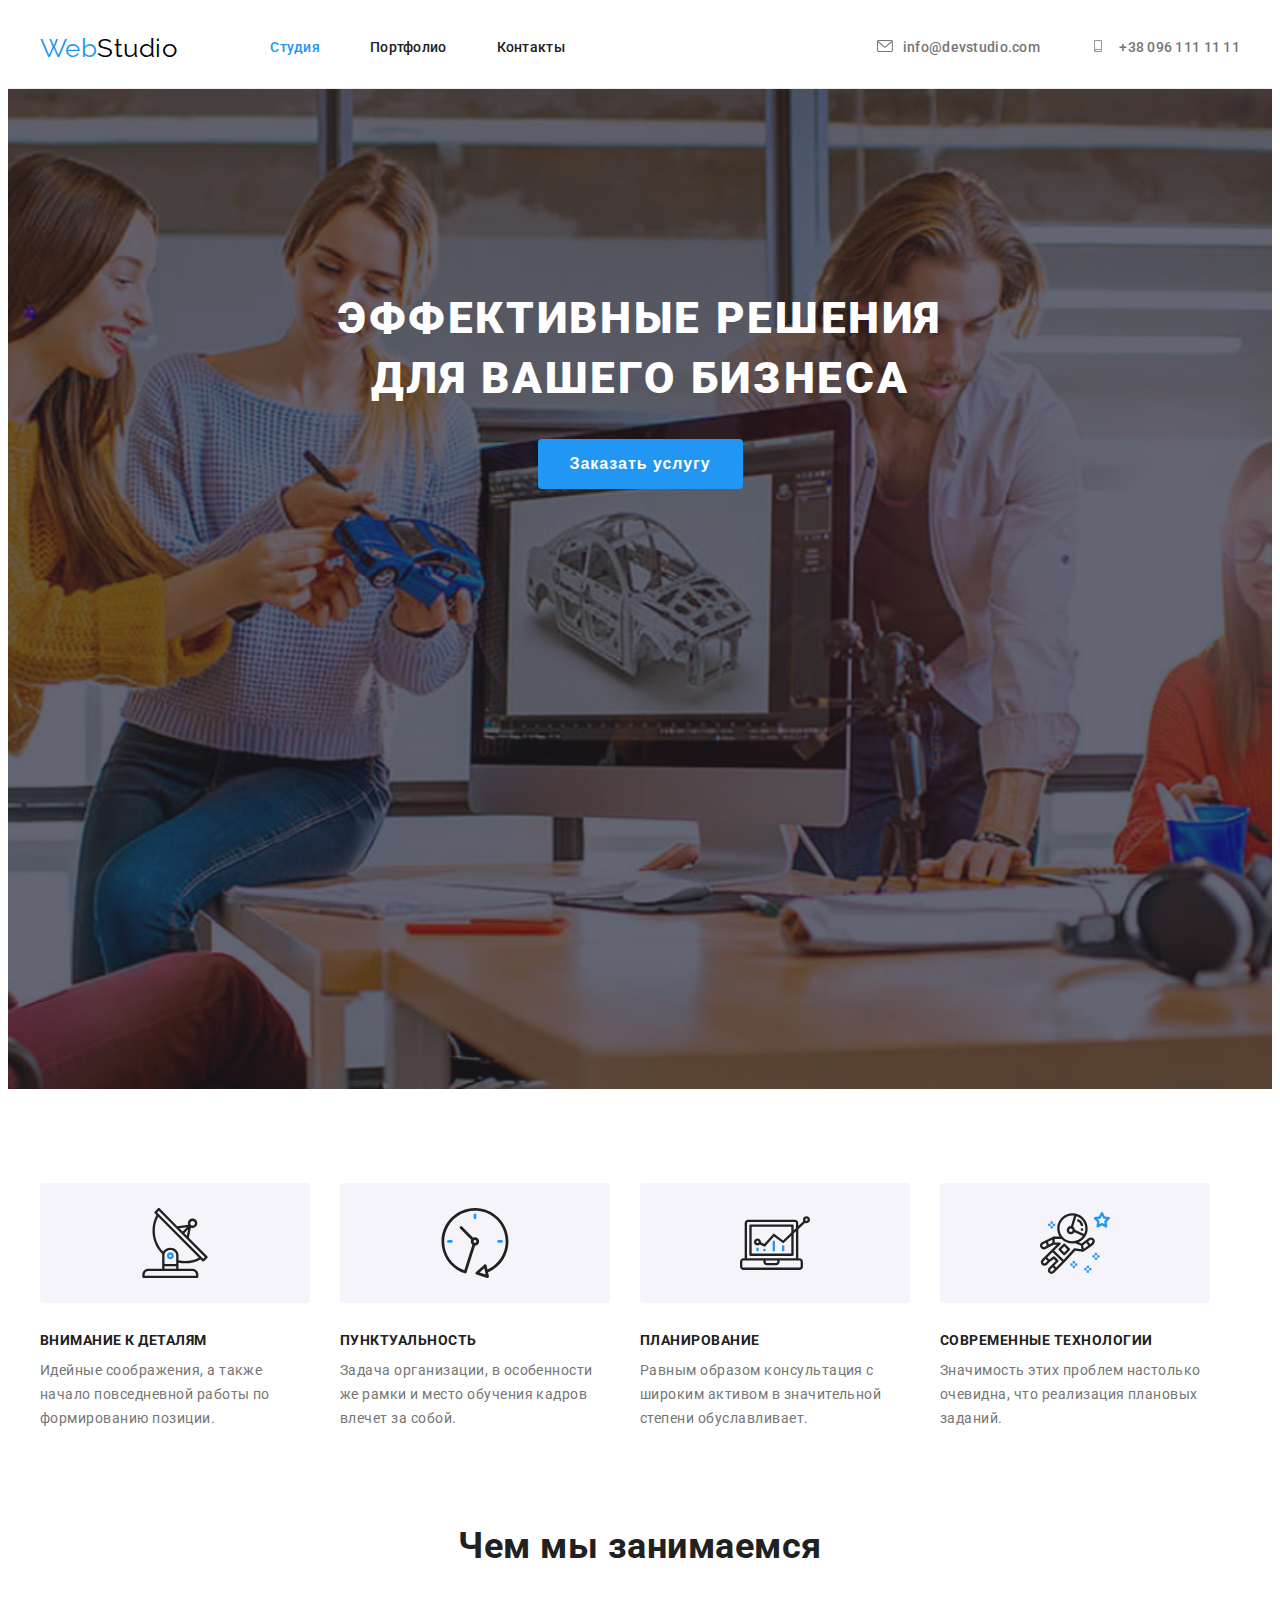
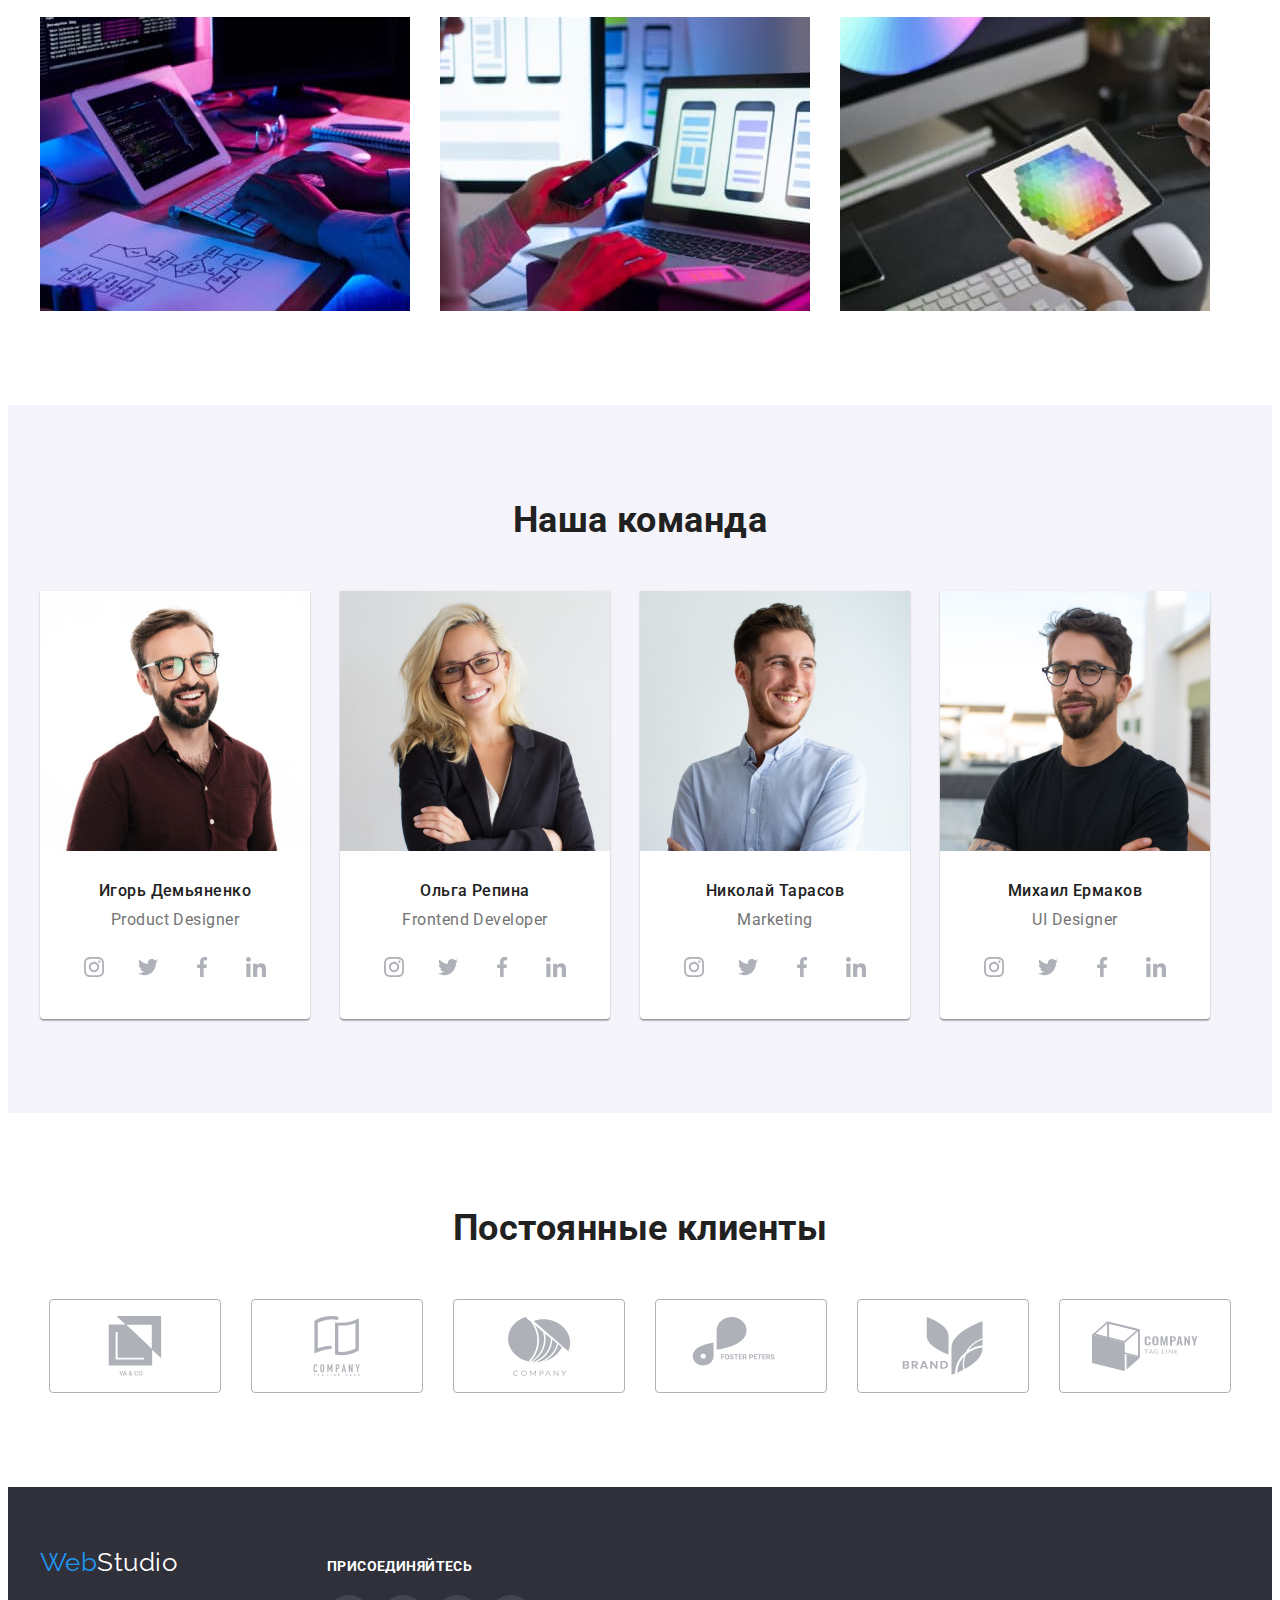
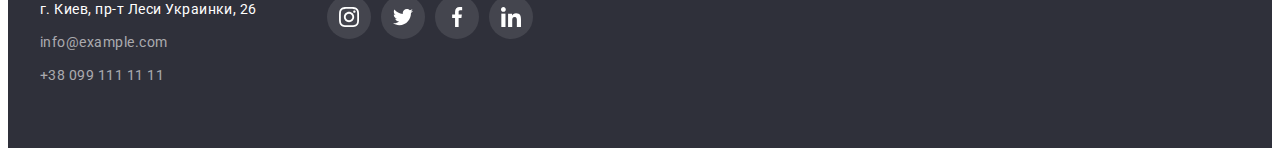
<file: index.html>
<!DOCTYPE html>
<html lang="ru">
  <head>
    <meta charset="UTF-8" />
    <meta http-equiv="X-UA-Compatible" content="IE=edge" />
    <meta name="viewport" content="width=device-width, initial-scale=1.0" />
    <title>Studio</title>
    <link
      href="https://fonts.googleapis.com/css2?family=Raleway:wght@700&family=Roboto:wght@400;500;700;900&display=swap"
      rel="stylesheet"
    />
    <link
      rel="stylesheet"
      href="https://cdnjs.cloudflare.com/ajax/libs/modern-normalize/1.1.0/modern-normalize.min.css"
      integrity="sha512-wpPYUAdjBVSE4KJnH1VR1HeZfpl1ub8YT/NKx4PuQ5NmX2tKuGu6U/JRp5y+Y8XG2tV+wKQpNHVUX03MfMFn9Q=="
      crossorigin="anonymous"
      referrerpolicy="no-referrer"
    />
    <link rel="stylesheet" href="./css/styles.css" />
  </head>
  <body>
    <!-- Чтобы поставить или убрать комментарий CTRL+/ -->
    <!--Шапка-->
    <header class="header">
      <div class="container">
        <a href="./index.html" class="logo link"
          >Web<span class="logo-header">Studio</span></a
        >
        <nav class="header-nav">
          <ul class="header-nav-list list">
            <li class="nav-item">
              <a href="./index.html" class="link current">Студия</a>
            </li>
            <li class="nav-item">
              <a href="./portfolio.html" class="link">Портфолио</a>
            </li>
            <li class="nav-item"><a href="" class="link">Контакты</a></li>
          </ul>
        </nav>
        <ul class="header-auth-list list">
          <li class="auth-item">
            <a href="mailto:info@devstudio.com" class="link">
              <svg class="auth-item-icon" width="16" height="12">
                <use href="./images/symbol-defs.svg#icon-envelope"></use></svg
              >info@devstudio.com</a
            >
          </li>
          <li class="auth-item">
            <a href="tel:+380961111111" class="link">
              <svg class="auth-item-icon" width="16" height="12">
                <use href="./images/symbol-defs.svg#icon-smartphone"></use>
              </svg>
              +38 096 111 11 11</a
            >
          </li>
        </ul>
      </div>
    </header>

    <!--Main-->
    <main>
      <!--Герой-->
      <section class="hero">
        <div class="container">
          <h1 class="hero-title">Эффективные решения для вашего бизнеса</h1>
          <button type="button" class="hero-btn btn">Заказать услугу</button>
        </div>
      </section>
      <!--Особенности-->
      <section class="specialty">
        <div class="container">
          <h2 class="hidden">Наши особенности</h2>
          <ul class="specialty-list list">
            <li class="specialty-item icon-antenna">
              <div class="specialty-svg">
                <svg width="70" height="70">
                  <use href="./images/symbol-defs.svg#icon-antenna"></use>
                </svg>
              </div>
              <h3 class="specialty-title title">Внимание к деталям</h3>
              <p class="specialty-description">
                Идейные соображения, а также начало повседневной работы по
                формированию позиции.
              </p>
            </li>
            <li class="specialty-item icon-clock">
              <div class="specialty-svg">
                <svg width="70" height="70">
                  <use href="./images/symbol-defs.svg#icon-clock"></use>
                </svg>
              </div>
              <h3 class="specialty-title title">Пунктуальность</h3>
              <p class="specialty-description">
                Задача организации, в особенности же рамки и место обучения
                кадров влечет за собой.
              </p>
            </li>
            <li class="specialty-item icon-diagram">
              <div class="specialty-svg">
                <svg width="70" height="70">
                  <use href="./images/symbol-defs.svg#icon-diagram"></use>
                </svg>
              </div>
              <h3 class="specialty-title title">Планирование</h3>
              <p class="specialty-description">
                Равным образом консультация с широким активом в значительной
                степени обуславливает.
              </p>
            </li>
            <li class="specialty-item icon-astronaut">
              <div class="specialty-svg">
                <svg width="70" height="70">
                  <use href="./images/symbol-defs.svg#icon-astronaut"></use>
                </svg>
              </div>
              <h3 class="specialty-title title">Современные технологии</h3>
              <p class="specialty-description">
                Значимость этих проблем настолько очевидна, что реализация
                плановых заданий.
              </p>
            </li>
          </ul>
        </div>
      </section>

      <!--Чем мы занимаемся-->
      <section class="about">
        <div class="container">
          <h2 class="about-title title">Чем мы занимаемся</h2>
          <ul class="about-list list">
            <li class="about-item">
              <img
                src="./images/box_1.jpg"
                alt="Ноут"
                width="370"
                height="294"
              />
            </li>
            <li class="about-item">
              <img
                src="./images/box_2.jpg"
                alt="Телефон"
                width="370"
                height="294"
              />
            </li>
            <li class="about-item">
              <img
                src="./images/box_3.jpg"
                alt="Планшет"
                width="370"
                height="294"
              />
            </li>
          </ul>
        </div>
      </section>

      <!--Наша команда-->
      <section class="team">
        <div class="container">
          <h2 class="team-title title">Наша команда</h2>
          <ul class="team-list list">
            <li class="team-item">
              <img
                src="./images/teammate1.jpg"
                alt="Игорь"
                width="270"
                height="260"
              />
              <div class="teammate-container">
                <h3 class="teammate title">Игорь Демьяненко</h3>
                <p lang="en" class="teammate-description">Product Designer</p>
                <ul class="teammate-list list">
                  <li class="teammate-item">
                    <a class="teammate-link" href="" aria-label="instagram"
                      ><svg class="teammate-svg" width="20" height="20">
                        <use
                          href="./images/symbol-defs.svg#icon-instagram"
                        ></use></svg
                    ></a>
                  </li>
                  <li class="teammate-item">
                    <a class="teammate-link" href="" aria-label="twitter"
                      ><svg class="teammate-svg" width="20" height="20">
                        <use
                          href="./images/symbol-defs.svg#icon-twitter"
                        ></use></svg
                    ></a>
                  </li>
                  <li class="teammate-item">
                    <a class="teammate-link" href="" aria-label="facebook"
                      ><svg class="teammate-svg" width="20" height="20">
                        <use
                          href="./images/symbol-defs.svg#icon-facebook"
                        ></use></svg
                    ></a>
                  </li>
                  <li class="teammate-item">
                    <a class="teammate-link" href="" aria-label="linkedin"
                      ><svg class="teammate-svg" width="20" height="20">
                        <use
                          href="./images/symbol-defs.svg#icon-linkedin"
                        ></use></svg
                    ></a>
                  </li>
                </ul>
              </div>
            </li>
            <li class="team-item">
              <img
                src="./images/teammate2.jpg"
                alt="Ольга"
                width="270"
                height="260"
              />
              <div class="teammate-container">
                <h3 class="teammate title">Ольга Репина</h3>
                <p lang="en" class="teammate-description">Frontend Developer</p>
                <ul class="teammate-list list">
                  <li class="teammate-item">
                    <a class="teammate-link" href="" aria-label="instagram"
                      ><svg class="teammate-svg" width="20" height="20">
                        <use
                          href="./images/symbol-defs.svg#icon-instagram"
                        ></use></svg
                    ></a>
                  </li>
                  <li class="teammate-item">
                    <a class="teammate-link" href="" aria-label="twitter"
                      ><svg class="teammate-svg" width="20" height="20">
                        <use
                          href="./images/symbol-defs.svg#icon-twitter"
                        ></use></svg
                    ></a>
                  </li>
                  <li class="teammate-item">
                    <a class="teammate-link" href="" aria-label="facebook"
                      ><svg class="teammate-svg" width="20" height="20">
                        <use
                          href="./images/symbol-defs.svg#icon-facebook"
                        ></use></svg
                    ></a>
                  </li>
                  <li class="teammate-item">
                    <a class="teammate-link" href="" aria-label="linkedin"
                      ><svg class="teammate-svg" width="20" height="20">
                        <use
                          href="./images/symbol-defs.svg#icon-linkedin"
                        ></use></svg
                    ></a>
                  </li>
                </ul>
              </div>
            </li>
            <li class="team-item">
              <img
                src="./images/teammate3.jpg"
                alt="Николай"
                width="270"
                height="260"
              />
              <div class="teammate-container">
                <h3 class="teammate title">Николай Тарасов</h3>
                <p lang="en" class="teammate-description">Marketing</p>
                <ul class="teammate-list list">
                  <li class="teammate-item">
                    <a class="teammate-link" href="" aria-label="instagram"
                      ><svg class="teammate-svg" width="20" height="20">
                        <use
                          href="./images/symbol-defs.svg#icon-instagram"
                        ></use></svg
                    ></a>
                  </li>
                  <li class="teammate-item">
                    <a class="teammate-link" href="" aria-label="twitter"
                      ><svg class="teammate-svg" width="20" height="20">
                        <use
                          href="./images/symbol-defs.svg#icon-twitter"
                        ></use></svg
                    ></a>
                  </li>
                  <li class="teammate-item">
                    <a class="teammate-link" href="" aria-label="facebook"
                      ><svg class="teammate-svg" width="20" height="20">
                        <use
                          href="./images/symbol-defs.svg#icon-facebook"
                        ></use></svg
                    ></a>
                  </li>
                  <li class="teammate-item">
                    <a class="teammate-link" href="" aria-label="linkedin"
                      ><svg class="teammate-svg" width="20" height="20">
                        <use
                          href="./images/symbol-defs.svg#icon-linkedin"
                        ></use></svg
                    ></a>
                  </li>
                </ul>
              </div>
            </li>
            <li class="team-item">
              <img
                src="./images/teammate4.jpg"
                alt="Михаил"
                width="270"
                height="260"
              />
              <div class="teammate-container">
                <h3 class="teammate title">Михаил Ермаков</h3>
                <p lang="en" class="teammate-description">UI Designer</p>
                <ul class="teammate-list list">
                  <li class="teammate-item">
                    <a class="teammate-link" href="" aria-label="instagram"
                      ><svg class="teammate-svg" width="20" height="20">
                        <use
                          href="./images/symbol-defs.svg#icon-instagram"
                        ></use></svg
                    ></a>
                  </li>
                  <li class="teammate-item">
                    <a class="teammate-link" href="" aria-label="twitter"
                      ><svg class="teammate-svg" width="20" height="20">
                        <use
                          href="./images/symbol-defs.svg#icon-twitter"
                        ></use></svg
                    ></a>
                  </li>
                  <li class="teammate-item">
                    <a class="teammate-link" href="" aria-label="facebook"
                      ><svg class="teammate-svg" width="20" height="20">
                        <use
                          href="./images/symbol-defs.svg#icon-facebook"
                        ></use></svg
                    ></a>
                  </li>
                  <li class="teammate-item">
                    <a class="teammate-link" href="" aria-label="linkedin"
                      ><svg class="teammate-svg" width="20" height="20">
                        <use
                          href="./images/symbol-defs.svg#icon-linkedin"
                        ></use></svg
                    ></a>
                  </li>
                </ul>
              </div>
            </li>
          </ul>
        </div>
      </section>

      <!-- Наши клиенты -->
      <section class="clients">
        <div class="container">
          <h2 class="clients-title title">Постоянные клиенты</h2>
          <ul class="clients-list list">
            <li class="clients-item">
              <a class="clients-link" href=""
                ><svg width="106" height="60">
                  <use href="./images/symbol-defs.svg#icon-client1"></use></svg
              ></a>
            </li>
            <li class="clients-item">
              <a class="clients-link" href=""
                ><svg width="106" height="60">
                  <use href="./images/symbol-defs.svg#icon-client2"></use></svg
              ></a>
            </li>
            <li class="clients-item">
              <a class="clients-link" href=""
                ><svg width="106" height="60">
                  <use href="./images/symbol-defs.svg#icon-client3"></use></svg
              ></a>
            </li>
            <li class="clients-item">
              <a class="clients-link" href=""
                ><svg width="106" height="60">
                  <use href="./images/symbol-defs.svg#icon-client4"></use></svg
              ></a>
            </li>
            <li class="clients-item">
              <a class="clients-link" href=""
                ><svg width="106" height="60">
                  <use href="./images/symbol-defs.svg#icon-client5"></use></svg
              ></a>
            </li>
            <li class="clients-item">
              <a class="clients-link" href=""
                ><svg width="106" height="60">
                  <use href="./images/symbol-defs.svg#icon-client6"></use></svg
              ></a>
            </li>
          </ul>
        </div>
      </section>
    </main>

    <!--Подвал-->
    <footer class="footer">
      <div class="container">
        <div class="footer-flex">
          <div class="footer-address">
            <a href="./index.html" class="logo link"
              >Web<span class="logo-footer">Studio</span></a
            >
            <address class="address">
              <p class="address-street">
                <a
                  href="http://goo.gl/maps/BzuUJeDCtrYKeMsz9"
                  target="_blank"
                  rel="noopener nofollow noreferrer"
                  class="link"
                >
                  г. Киев, пр-т Леси Украинки, 26</a
                >
              </p>
              <ul class="footer-auth-list list">
                <li class="footer-auth-item">
                  <a
                    href="mailto:info@example.com"
                    target="_blank"
                    rel="noopener nofollow noreferrer"
                    class="link"
                    >info@example.com</a
                  >
                </li>
                <li class="footer-auth-item">
                  <a href="tel:+380991111111" class="link">+38 099 111 11 11</a>
                </li>
              </ul>
            </address>
          </div>

          <div class="footer-social-links">
            <section class="join-social-links">
              <h2 class="join-title title">Присоединяйтесь</h2>
              <ul class="join-list list">
                <li class="join-item">
                  <a href="" class="join-link">
                    <svg class="join-icon" width="20" height="20">
                      <use href="./images/symbol-defs.svg#icon-instagram"></use>
                    </svg>
                  </a>
                </li>
                <li class="join-item">
                  <a href="" class="join-link">
                    <svg class="join-icon" width="20" height="20">
                      <use href="./images/symbol-defs.svg#icon-twitter"></use>
                    </svg>
                  </a>
                </li>
                <li class="join-item">
                  <a href="" class="join-link">
                    <svg class="join-icon" width="20" height="20">
                      <use href="./images/symbol-defs.svg#icon-facebook"></use>
                    </svg>
                  </a>
                </li>
                <li class="join-item">
                  <a href="" class="join-link">
                    <svg class="join-icon" width="20" height="20">
                      <use href="./images/symbol-defs.svg#icon-linkedin"></use>
                    </svg>
                  </a>
                </li>
              </ul>
            </section>
          </div>
        </div>
      </div>
    </footer>
  </body>
</html>
</file>
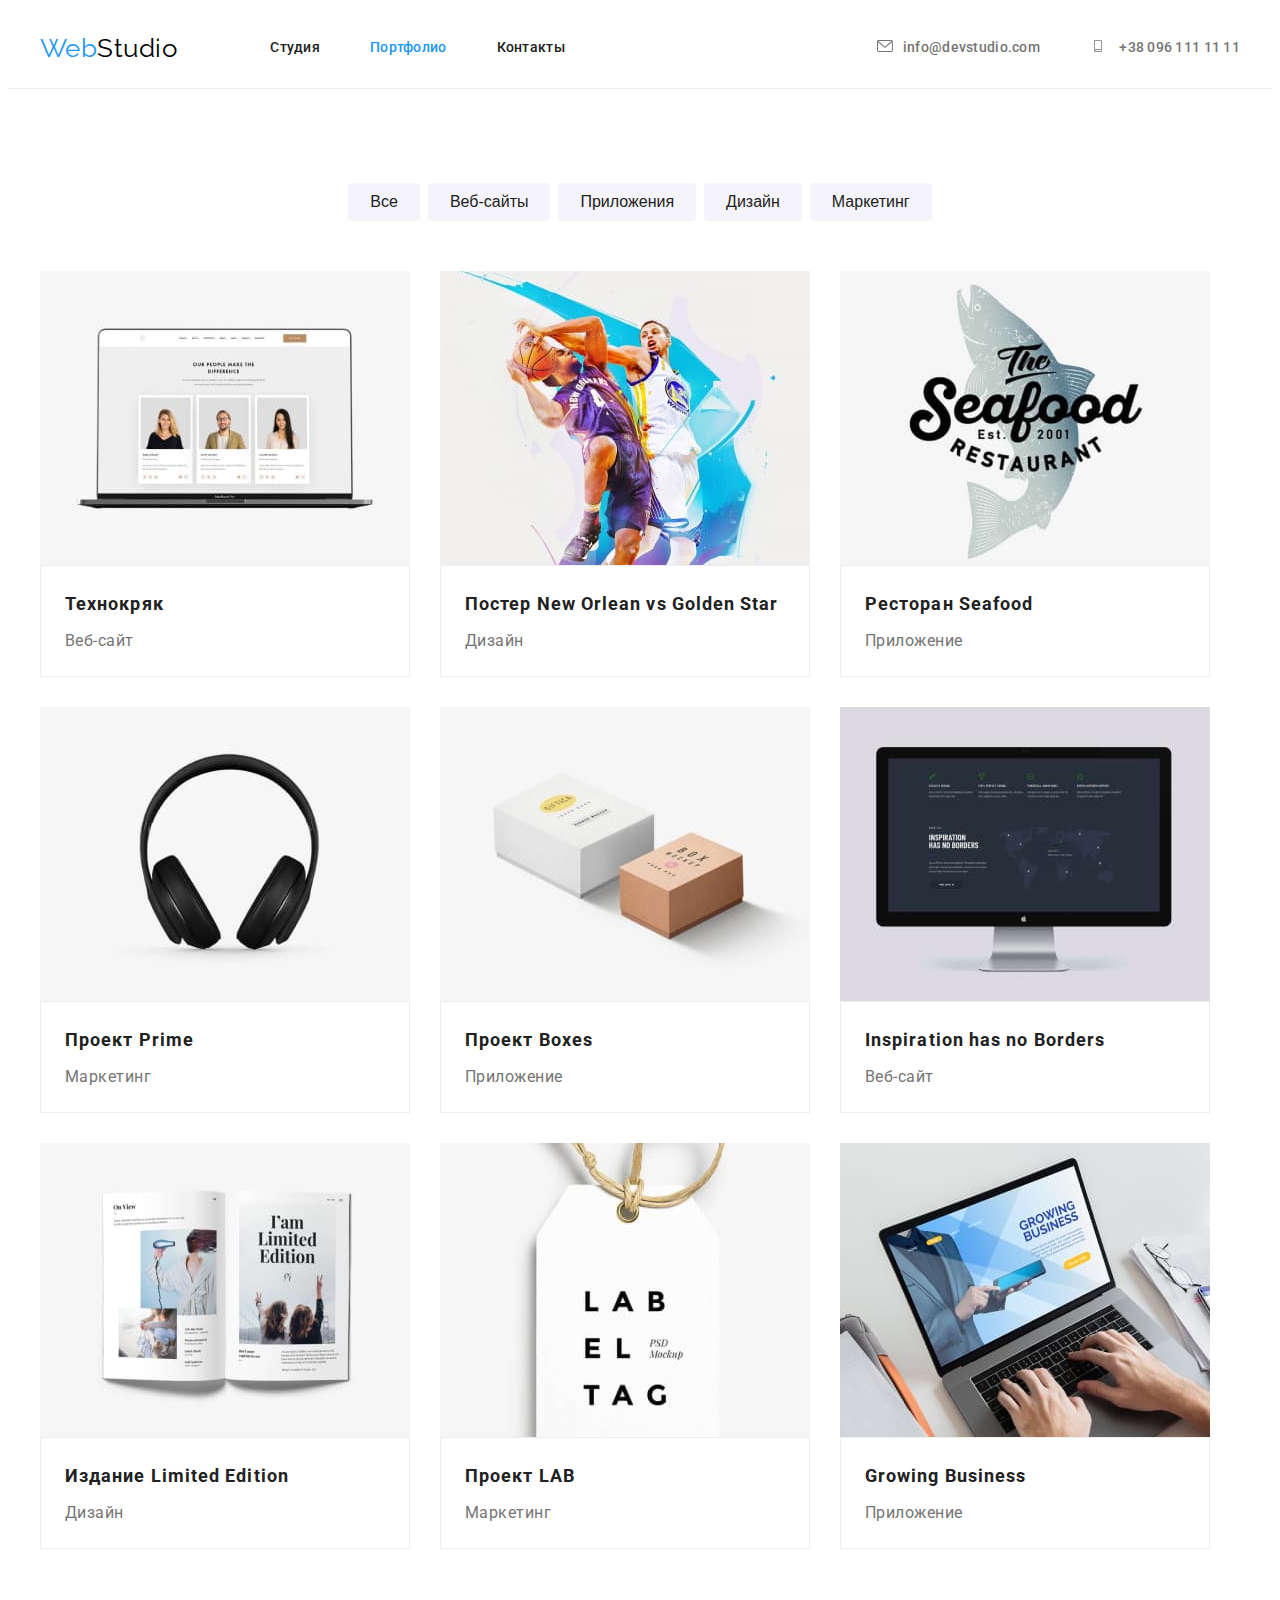
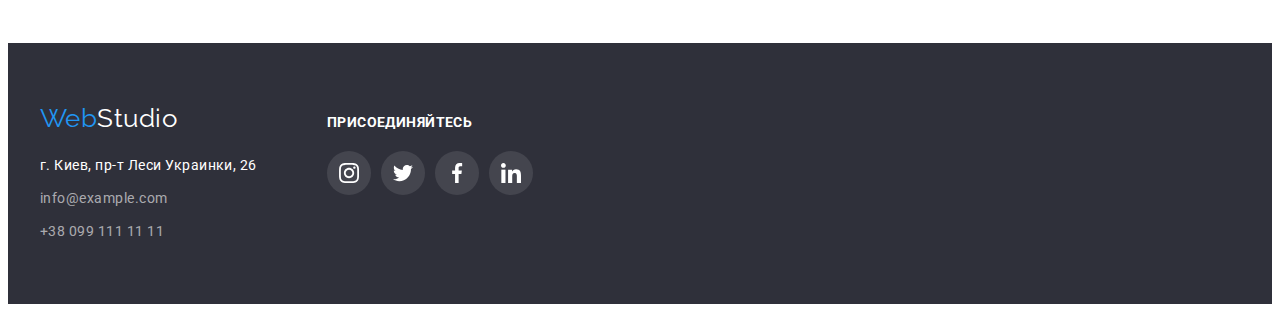
<file: portfolio.html>
<!DOCTYPE html>
<html lang="ru">
  <head>
    <meta charset="UTF-8" />
    <meta http-equiv="X-UA-Compatible" content="IE=edge" />
    <meta name="viewport" content="width=device-width, initial-scale=1.0" />
    <title>Portfolio</title>
    <link
      href="https://fonts.googleapis.com/css2?family=Raleway:wght@700&family=Roboto:wght@400;500;700;900&display=swap"
      rel="stylesheet"
    />
    <link
      rel="stylesheet"
      href="https://cdnjs.cloudflare.com/ajax/libs/modern-normalize/1.1.0/modern-normalize.min.css"
      integrity="sha512-wpPYUAdjBVSE4KJnH1VR1HeZfpl1ub8YT/NKx4PuQ5NmX2tKuGu6U/JRp5y+Y8XG2tV+wKQpNHVUX03MfMFn9Q=="
      crossorigin="anonymous"
      referrerpolicy="no-referrer"
    />
    <link rel="stylesheet" href="./css/styles.css" />
  </head>
  <body>
    <!-- Header -->
    <header class="header">
      <div class="container">
        <a href="./index.html" class="logo link"
          >Web<span class="logo-header">Studio</span></a
        >
        <nav class="header-nav">
          <ul class="header-nav-list list">
            <li class="nav-item">
              <a href="./index.html" class="link">Студия</a>
            </li>
            <li class="nav-item">
              <a href="./portfolio.html" class="link current">Портфолио</a>
            </li>
            <li class="nav-item"><a href="" class="link">Контакты</a></li>
          </ul>
        </nav>
        <ul class="header-auth-list list">
          <li class="auth-item">
            <a href="mailto:info@devstudio.com" class="link"
              ><svg class="auth-item-icon" width="16px" height="12px">
                <use href="./images/symbol-defs.svg#icon-envelope"></use></svg
              >info@devstudio.com</a
            >
          </li>
          <li class="auth-item">
            <a href="tel:+380961111111" class="link">
              <svg class="auth-item-icon" width="16px" height="12px">
                <use href="./images/symbol-defs.svg#icon-smartphone"></use>
              </svg>
              +38 096 111 11 11</a
            >
          </li>
        </ul>
      </div>
    </header>

    <!-- Main -->
    <main>
      <h1 class="hidden">Наши работы</h1>
      <section class="filters-projects">
        <div class="container">
          <h2 class="hidden">Filters and Projects</h2>
          <ul class="filters-list list">
            <li class="filters-item">
              <button type="button" class="btn filters-btn">Все</button>
            </li>
            <li class="filters-item">
              <button type="button" class="btn filters-btn">Веб-сайты</button>
            </li>
            <li class="filters-item">
              <button type="button" class="btn filters-btn">Приложения</button>
            </li>
            <li class="filters-item">
              <button type="button" class="btn filters-btn">Дизайн</button>
            </li>
            <li class="filters-item">
              <button type="button" class="btn filters-btn">Маркетинг</button>
            </li>
          </ul>

          <ul class="projects-list list">
            <li class="projects-item">
              <a href="" class="projects-link link">
                <img
                  src="./images/project1.jpg"
                  alt="Вид на браузер"
                  width="300"
                  class="projects-imgs"
                />
                <div class="projects-container">
                  <h3 class="projects-title title">Технокряк</h3>
                  <p class="projects-description">Веб-сайт</p>
                </div>
              </a>
            </li>
            <li class="projects-item">
              <a href="" class="projects-link link">
                <img
                  src="./images/project2.jpg"
                  alt="Двое парней играют в баскетбол"
                  width="300"
                  class="projects-imgs"
                />
                <div class="projects-container">
                  <h3 class="projects-title title">
                    Постер New Orlean vs Golden Star
                  </h3>
                  <p class="projects-description">Дизайн</p>
                </div>
              </a>
            </li>
            <li class="projects-item">
              <a href="" class="projects-link link">
                <img
                  src="./images/project3.jpg"
                  alt="Лого ресторана"
                  width="300"
                  class="projects-imgs"
                />
                <div class="projects-container">
                  <h3 class="projects-title title">Ресторан Seafood</h3>
                  <p class="projects-description">Приложение</p>
                </div>
              </a>
            </li>
            <li class="projects-item">
              <a href="" class="projects-link link">
                <img
                  src="./images/project4.jpg"
                  alt="Наушники"
                  width="300"
                  class="projects-imgs"
                />
                <div class="projects-container">
                  <h3 class="projects-title title">Проект Prime</h3>
                  <p class="projects-description">Маркетинг</p>
                </div>
              </a>
            </li>
            <li class="projects-item">
              <a href="" class="projects-link link">
                <img
                  src="./images/project5.jpg"
                  alt="Две коробки"
                  width="300"
                  class="projects-imgs"
                />
                <div class="projects-container">
                  <h3 class="projects-title title">Проект Boxes</h3>
                  <p class="projects-description">Приложение</p>
                </div>
              </a>
            </li>
            <li class="projects-item">
              <a href="" class="projects-link link">
                <img
                  src="./images/project6.jpg"
                  alt="Компьютер"
                  width="300"
                  class="projects-imgs"
                />
                <div class="projects-container">
                  <h3 lang="en" class="projects-title title">
                    Inspiration has no Borders
                  </h3>
                  <p class="projects-description">Веб-сайт</p>
                </div>
              </a>
            </li>
            <li class="projects-item">
              <a href="" class="projects-link link">
                <img
                  src="./images/project7.jpg"
                  alt="Книга"
                  width="300"
                  class="projects-imgs"
                />
                <div class="projects-container">
                  <h3 lang="en" class="projects-title title">
                    Издание Limited Edition
                  </h3>
                  <p class="projects-description">Дизайн</p>
                </div>
              </a>
            </li>
            <li class="projects-item">
              <a href="" class="projects-link link">
                <img
                  src="./images/project8.jpg"
                  alt="Ярлык"
                  width="300"
                  class="projects-imgs"
                />
                <div class="projects-container">
                  <h3 lang="en" class="projects-title title">Проект LAB</h3>
                  <p class="projects-description">Маркетинг</p>
                </div>
              </a>
            </li>
            <li class="projects-item">
              <a href="" class="projects-link link">
                <img
                  src="./images/project9.jpg"
                  alt="Ноутбук"
                  width="300"
                  class="projects-imgs"
                />
                <div class="projects-container">
                  <h3 lang="en" class="projects-title title">
                    Growing Business
                  </h3>
                  <p class="projects-description">Приложение</p>
                </div>
              </a>
            </li>
          </ul>
        </div>
      </section>
    </main>

    <!--Подвал-->
    <footer class="footer">
      <div class="container">
        <div class="footer-flex">
          <div class="footer-address">
            <a href="./index.html" class="logo link"
              >Web<span class="logo-footer">Studio</span></a
            >
            <address class="address">
              <p class="address-street">
                <a
                  href="http://goo.gl/maps/BzuUJeDCtrYKeMsz9"
                  target="_blank"
                  rel="noopener nofollow noreferrer"
                  class="link"
                >
                  г. Киев, пр-т Леси Украинки, 26</a
                >
              </p>
              <ul class="footer-auth-list list">
                <li class="footer-auth-item">
                  <a
                    href="mailto:info@example.com"
                    target="_blank"
                    rel="noopener nofollow noreferrer"
                    class="link"
                    >info@example.com</a
                  >
                </li>
                <li class="footer-auth-item">
                  <a href="tel:+380991111111" class="link">+38 099 111 11 11</a>
                </li>
              </ul>
            </address>
          </div>

          <div class="footer-social-links">
            <section class="join-social-links">
              <h2 class="join-title title">Присоединяйтесь</h2>
              <ul class="join-list list">
                <li class="join-item">
                  <a href="" class="join-link">
                    <svg class="join-icon" width="20" height="20">
                      <use href="./images/symbol-defs.svg#icon-instagram"></use>
                    </svg>
                  </a>
                </li>
                <li class="join-item">
                  <a href="" class="join-link">
                    <svg class="join-icon" width="20" height="20">
                      <use href="./images/symbol-defs.svg#icon-twitter"></use>
                    </svg>
                  </a>
                </li>
                <li class="join-item">
                  <a href="" class="join-link">
                    <svg class="join-icon" width="20" height="20">
                      <use href="./images/symbol-defs.svg#icon-facebook"></use>
                    </svg>
                  </a>
                </li>
                <li class="join-item">
                  <a href="" class="join-link">
                    <svg class="join-icon" width="20" height="20">
                      <use href="./images/symbol-defs.svg#icon-linkedin"></use>
                    </svg>
                  </a>
                </li>
              </ul>
            </section>
          </div>
        </div>
      </div>
    </footer>
  </body>
</html>
</file>
<file: css/styles.css>
:root {
  --primary-text-color: #757575;
  --title-black-color: #212121;
  --primary-black-color: #000000;
  --accent-text-color: #2196f3;
  --primary-white-color: #ffffff;
  --address-footer-color: rgba(255, 255, 255, 0.6);
  --secondary-background-color: #f5f4fa;
  --link-main-color: rgba(175, 177, 184, 1);
  --link-bg-color: rgba(255, 255, 255, 0.1);
}

p,
h1,
h2,
h3,
h4,
h5,
h6 {
  margin: 0;
}

ul,
ol {
  margin: 0;
  padding-left: 0;
}

button {
  cursor: pointer;
}

img {
  display: block;
}

body {
  font-family: Roboto, sans-serif;
  letter-spacing: 0.03em;
  background-color: var(--primary-white-color);
  color: var(--primary-text-color);
}

.btn {
  border-radius: 4px;
  border: none;
}

.container {
  width: 1200px;
  padding-left: 15px;
  padding-right: 15px;
  margin: 0 auto;
}

.hidden {
  position: absolute;
  white-space: nowrap;
  width: 1px;
  height: 1px;
  overflow: hidden;
  border: 0;
  padding: 0;
  clip: rect(0 0 0 0);
  clip-path: inset(50%);
  margin: -1px;
}

.list {
  list-style: none;
}

.link {
  text-decoration: none;
}

.link.current {
  color: var(--accent-text-color);
}

.title {
  color: var(--title-black-color);
}

.address {
  font-style: normal;
}

.logo {
  font-family: "Raleway", sans-serif;
  color: var(--accent-text-color);
  font-size: 26px;
  line-height: 1.19;
}
/* ---------------HEADER------------------- */
.header {
  border-bottom: 1px solid #ececec;
}

.header .container {
  display: flex;
  align-items: center;
}
.logo-header {
  color: var(--primary-black-color);
}
.header .logo {
  margin-right: 93px;
}

.header-nav {
}
.header-nav-list {
  display: flex;
  align-items: center;
}

.nav-item,
.auth-item {
  font-weight: 500;
  font-size: 14px;
  line-height: 1.14;
  letter-spacing: 0.02em;
}

.nav-item:not(:last-child) {
  margin-right: 50px;
}
.nav-item a,
.auth-item a {
  display: block;

  padding-top: 32px;
  padding-bottom: 32px;
}

.nav-item a {
  color: var(--title-black-color);
}
.auth-item a {
  color: var(--primary-text-color);
}
.header-auth-list {
  display: flex;
  margin-left: auto;
}

.header-auth-list .auth-item + .auth-item {
  margin-left: 50px;
}

.nav-item .link:hover,
.auth-item .link:hover,
.footer-auth-item .link:hover,
.nav-item .link:focus,
.auth-item .link:focus,
.footer-auth-item .link:focus {
  color: var(--accent-text-color);
  fill: currentColor;
}

.auth-item-icon {
  fill: currentColor;
  margin-right: 10px;
}
/* ---------------HERO------------------- */
.hero {
  padding-top: 200px;
  padding-bottom: 200px;
  margin-left: auto;
  margin-right: auto;

  background-color: #c4c4c4;
  background-image: linear-gradient(
      to right,
      rgba(47, 48, 58, 0.4),
      rgba(47, 48, 58, 0.4)
    ),
    url(../images/hero_bg.jpg);

  background-repeat: no-repeat;
  background-position: center;
  background-size: cover;

  text-align: center;

  max-width: 1600px;
  height: 600px;
}

.hero-title {
  color: var(--primary-white-color);
  font-weight: 900;
  font-size: 44px;
  line-height: 1.36;
  letter-spacing: 0.06em;
  text-transform: uppercase;
  margin-bottom: 30px;
  width: 696px;
  margin-left: auto;
  margin-right: auto;
}
.hero-btn {
  color: var(--primary-white-color);
  background-color: var(--accent-text-color);
  font-weight: 700;
  font-size: 16px;
  line-height: 1.88;
  letter-spacing: 0.06em;
  padding: 10px 32px;

  display: inline-block;
}

.hero-btn:hover,
.hero-btn:focus {
  background-color: #188ce8;
}
/* ---------------FOOTER------------------- */
.footer {
  background-color: #2f303a;
  padding-top: 60px;
  padding-bottom: 60px;
}

.footer-flex {
  display: flex;
  align-items: baseline;
}

.footer-address {
  margin-right: 70px;
}

.logo-footer {
  color: var(--primary-white-color);
}

.address {
  font-size: 14px;
  line-height: 1.71;
  margin-top: 20px;
}

.address-street {
  margin-bottom: 9px;
}

.address a {
  color: var(--primary-white-color);
}

.footer-auth-item:not(:last-child) {
  margin-bottom: 9px;
}

.footer-auth-item .link {
  color: var(--address-footer-color);
}

.join-title {
  font-size: 14px;
  line-height: 1.14;
  letter-spacing: 0.03em;
  text-transform: uppercase;
  color: var(--primary-white-color);
  margin-bottom: 20px;
}

.join-list {
  display: flex;
}

.join-item + .join-item {
  margin-left: 10px;
}

.join-link {
  display: flex;
  align-items: center;
  justify-content: center;
  width: 44px;
  height: 44px;
  border-radius: 50%;
  background-color: var(--link-bg-color);
}

.join-link:hover,
.join-link:focus {
  background-color: var(--accent-text-color);
}

.join-icon {
  fill: var(--primary-white-color);
}
/* ---------------SPECIALTY------------------- */
.specialty {
  padding-top: 94px;
  padding-bottom: 94px;
}

.specialty-list {
  display: flex;
}
.specialty-item {
  width: 270px;
}

.specialty-item:not(:last-child) {
  margin-right: 30px;
}

.specialty-svg {
  width: 270px;
  height: 120px;
  background: var(--secondary-background-color);
  border-radius: 4px;
  margin-bottom: 30px;

  display: flex;
  justify-content: center;
  align-items: center;
}

.specialty-title {
  font-weight: 700;
  font-size: 14px;
  line-height: 1.14;
  text-transform: uppercase;
  margin-bottom: 10px;
}

.specialty-description {
  font-size: 14px;
  line-height: 1.71;
}
/* ---------------ABOUT------------------- */
.about {
  padding-bottom: 94px;
}

.about-title,
.team-title,
.clients-title {
  font-weight: 700;
  font-size: 36px;
  line-height: 1.17;
  text-align: center;
  margin-bottom: 50px;
}
.about-list {
  display: flex;
}

.about-item + .about-item {
  margin-left: 30px;
}
/* ---------------TEAM------------------- */
.team {
  background-color: var(--secondary-background-color);
  padding-top: 94px;
  padding-bottom: 94px;
}
.container {
}
.team-title {
}
.title {
}
.team-list {
  display: flex;
}

.team-item:not(:last-child) {
  margin-right: 30px;
}

.team-item {
  box-shadow: 0px 1px 3px rgba(0, 0, 0, 0.12), 0px 1px 1px rgba(0, 0, 0, 0.14),
    0px 2px 1px rgba(0, 0, 0, 0.2);
  border-radius: 0px 0px 4px 4px;
  background: #ffffff;
}

.teammate,
.teammate-description {
  font-weight: 500;
  font-size: 16px;
  line-height: 1.19;
  text-align: center;
}

.teammate {
  margin-bottom: 10px;
}

.teammate-description {
  font-weight: 400;
  margin-bottom: 16px;
}

.teammate-container {
  padding-top: 30px;
  padding-bottom: 30px;
}

.teammate-list {
  display: flex;
  justify-content: center;
}

.teammate-item + .teammate-item {
  margin-left: 10px;
}

.teammate-link {
  display: flex;
  align-items: center;
  justify-content: center;
  width: 44px;
  height: 44px;
  border-radius: 50%;
  color: var(--link-main-color);
}

.teammate-link:hover,
.teammate-link:focus {
  color: var(--primary-white-color);
  background-color: var(--accent-text-color);
  box-shadow: 0px 4px 4px rgba(0, 0, 0, 0.25);
}

.teammate-svg {
  fill: currentColor;
}
/* ---------------CLIENTS------------------- */
.clients {
  padding-bottom: 94px;
  padding-top: 94px;
}

.clients-list {
  display: flex;
  justify-content: center;
}

.clients-item + .clients-item {
  margin-left: 30px;
}

.clients-link {
  display: flex;
  justify-content: center;
  align-items: center;

  width: 170px;
  height: 92px;

  color: var(--link-main-color);
  box-sizing: inherit;
  border: 1px solid var(--link-main-color);
  border-radius: 4px;
  fill: var(--link-main-color);
}

.clients-link:hover,
.clients-link:focus {
  border: 1px solid var(--accent-text-color);
  fill: var(--accent-text-color);
}
/* ---------------PORTFOLIO------------------- */
.filters-projects {
  margin-top: 94px;
  margin-bottom: 94px;
}
/* ---------------FILTERS------------------- */
.filters-list {
  display: flex;
  justify-content: center;
  margin-bottom: 50px;
}

.filters-item:not(:last-child) {
  margin-right: 8px;
}
.filters-btn {
  font-weight: 500;
  font-size: 16px;
  line-height: 1.62;
  text-align: center;
  color: var(--title-black-color);
  background-color: var(--secondary-background-color);
  padding: 6px 22px;
}

.filters-btn:hover,
.filters-btn:focus {
  color: var(--primary-white-color);
  background-color: var(--accent-text-color);
  box-shadow: 0px 3px 1px rgba(0, 0, 0, 0.1), 0px 1px 2px rgba(0, 0, 0, 0.08),
    0px 2px 2px rgba(0, 0, 0, 0.12);
}
/* ---------------PROJECTS------------------- */

.container .projects-list {
}
.projects-list {
  display: flex;
  flex-wrap: wrap;
}

.projects-item {
  margin-right: 30px;
  margin-bottom: 30px;
}

.projects-item:nth-child(3n + 3) {
  margin-right: 0;
}

.projects-item:nth-last-child(-n + 3) {
  margin-bottom: 0;
}

.projects-link {
  display: block;
}

.projects-link:hover,
.projects-link:focus {
  box-shadow: 0px 1px 1px rgba(0, 0, 0, 0.12), 0px 4px 4px rgba(0, 0, 0, 0.06),
    1px 4px 6px rgba(0, 0, 0, 0.16);
  cursor: pointer;
}

.projects-imgs {
  min-width: 370px;
}

.projects-title {
  font-weight: 700;
  font-size: 18px;
  line-height: 2;
  letter-spacing: 0.06em;
  margin-bottom: 4px;
}

.projects-description {
  line-height: 1.88;
  color: var(--primary-text-color);
}

.projects-container {
  padding: 20px 24px;

  border: 1px solid #eeeeee;
}
</file>
